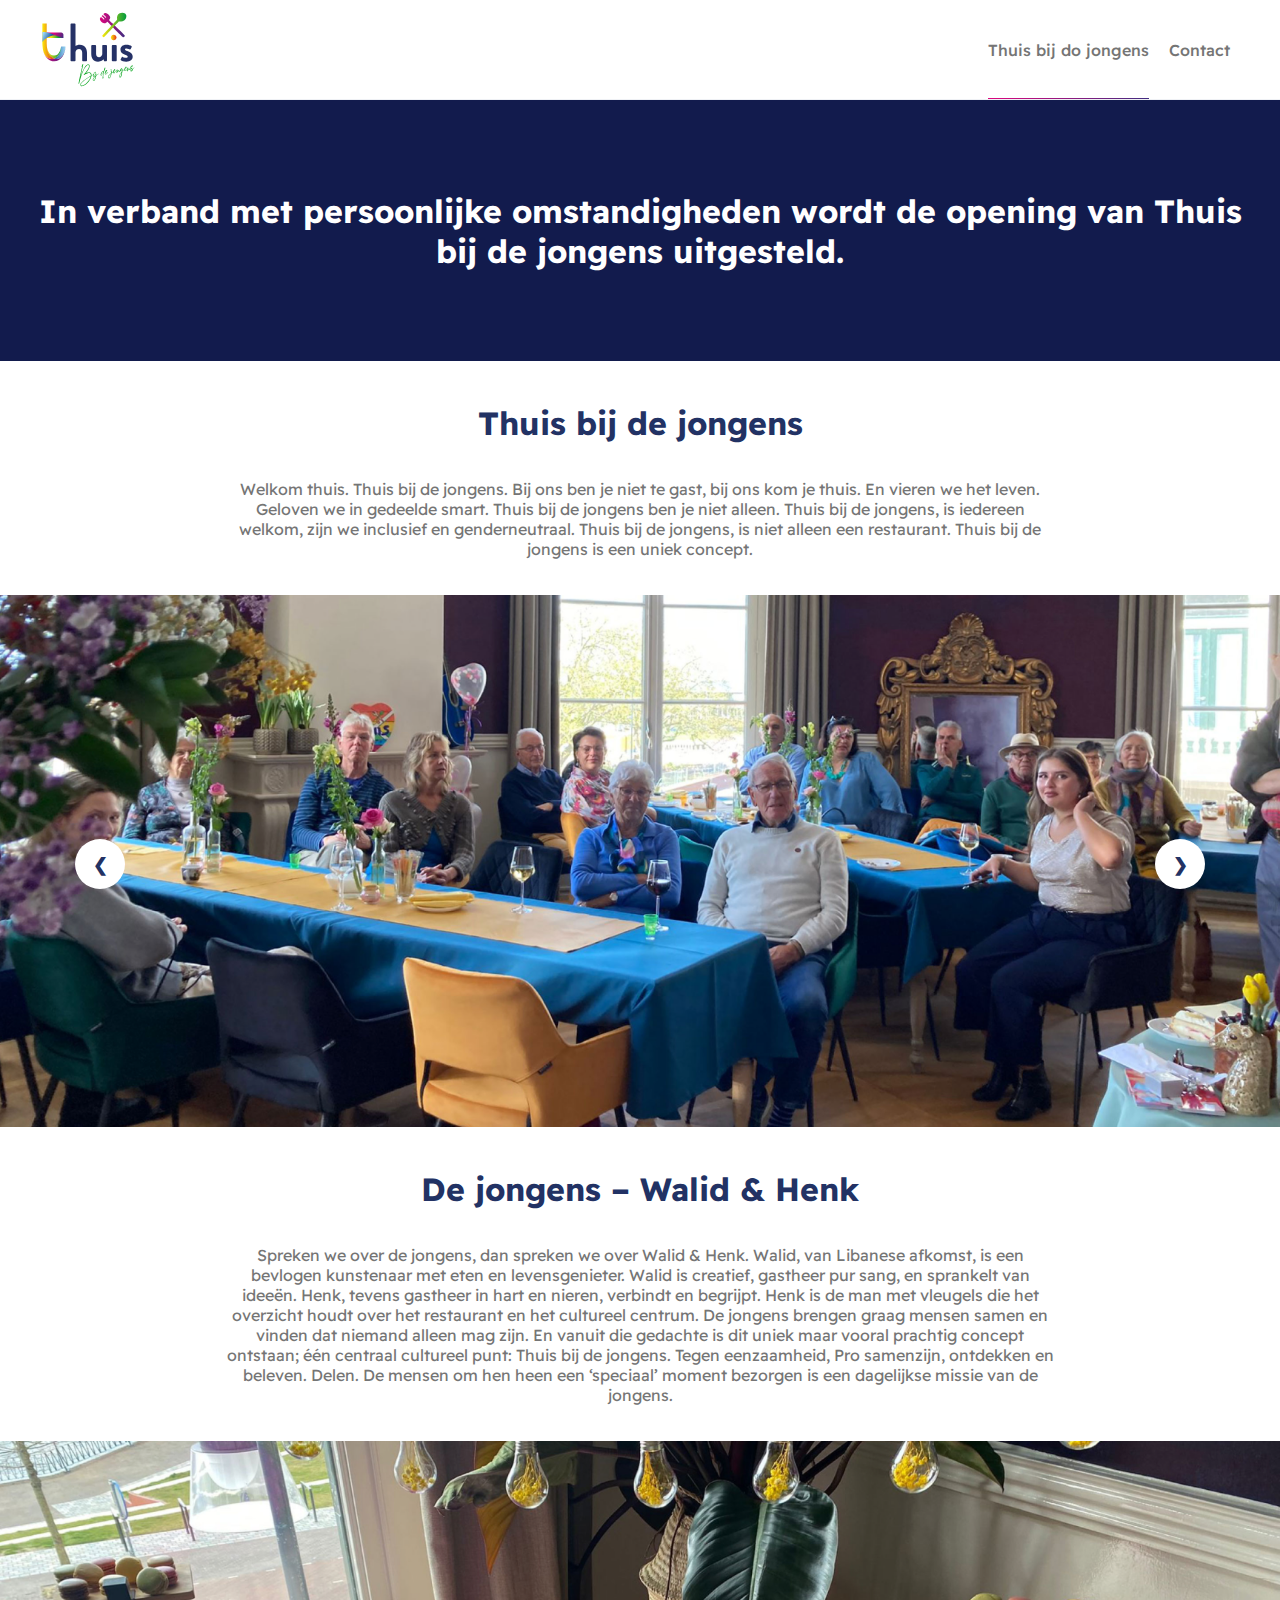
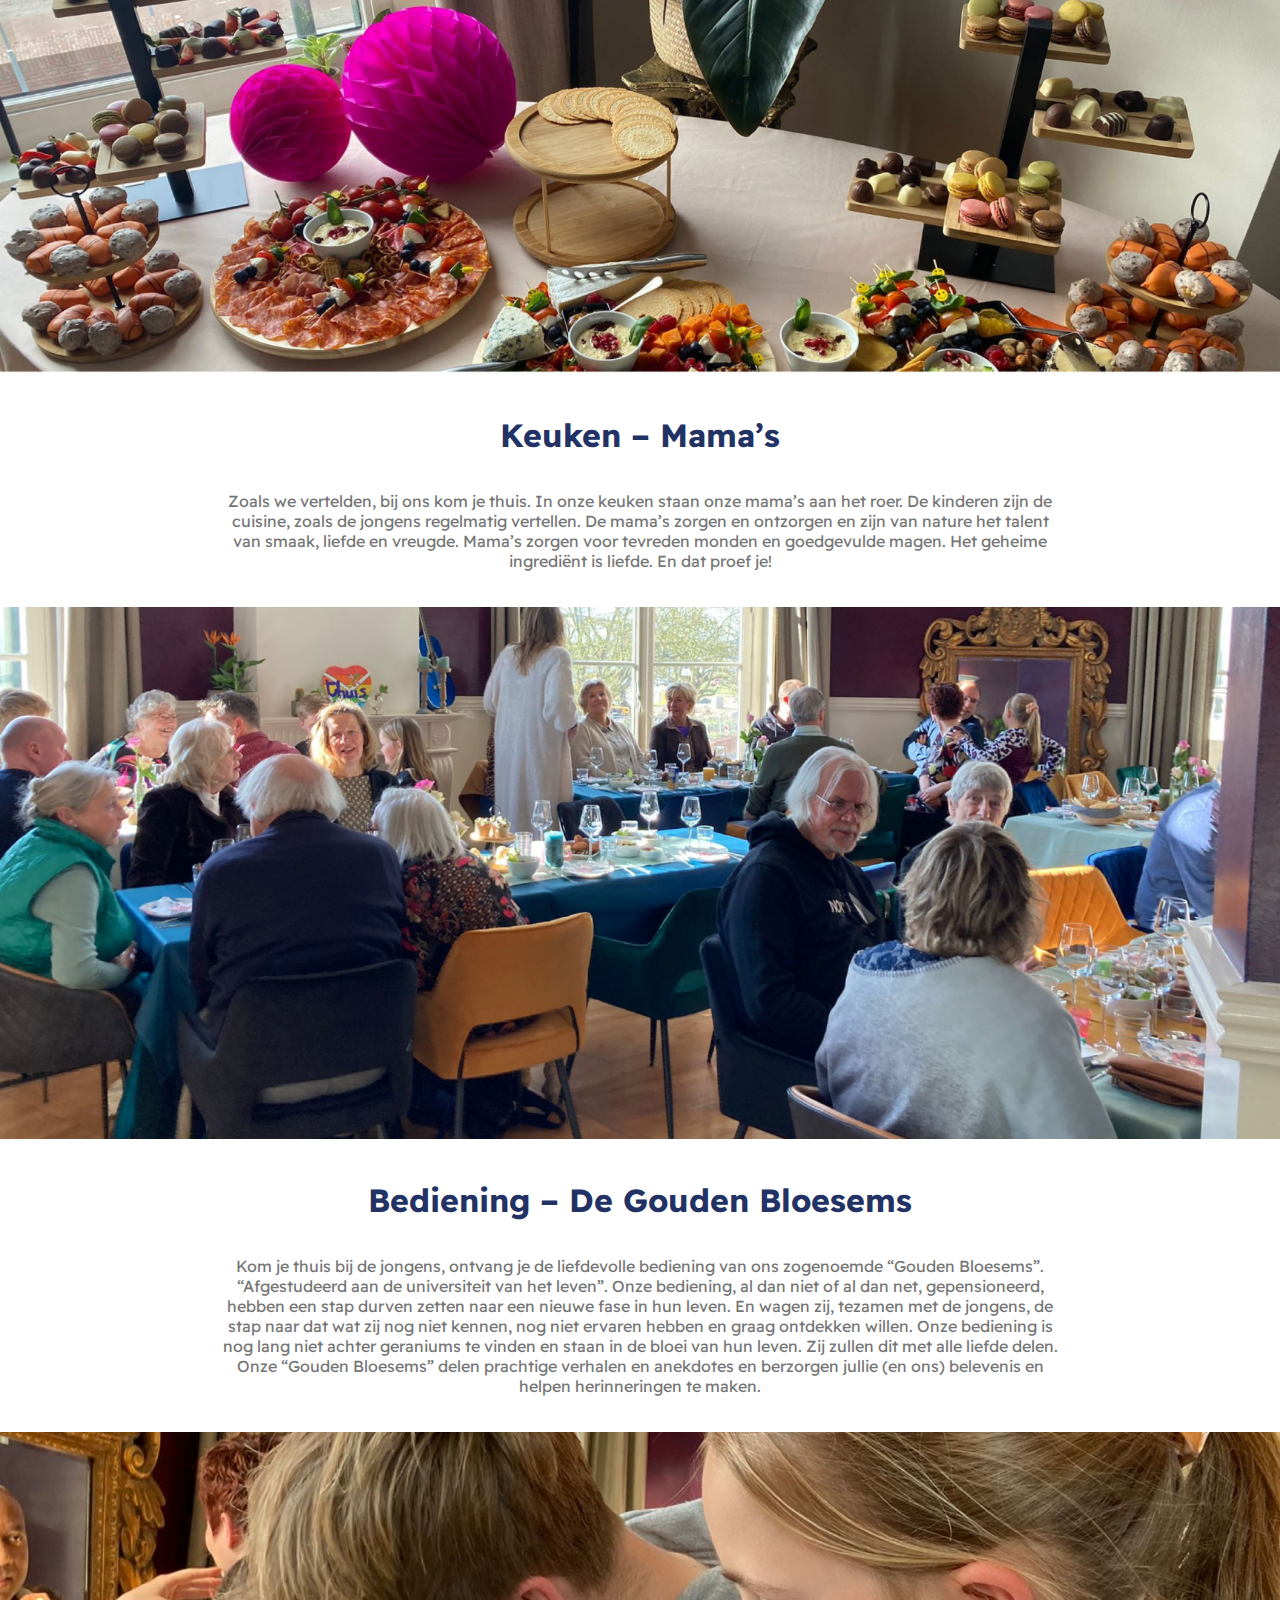
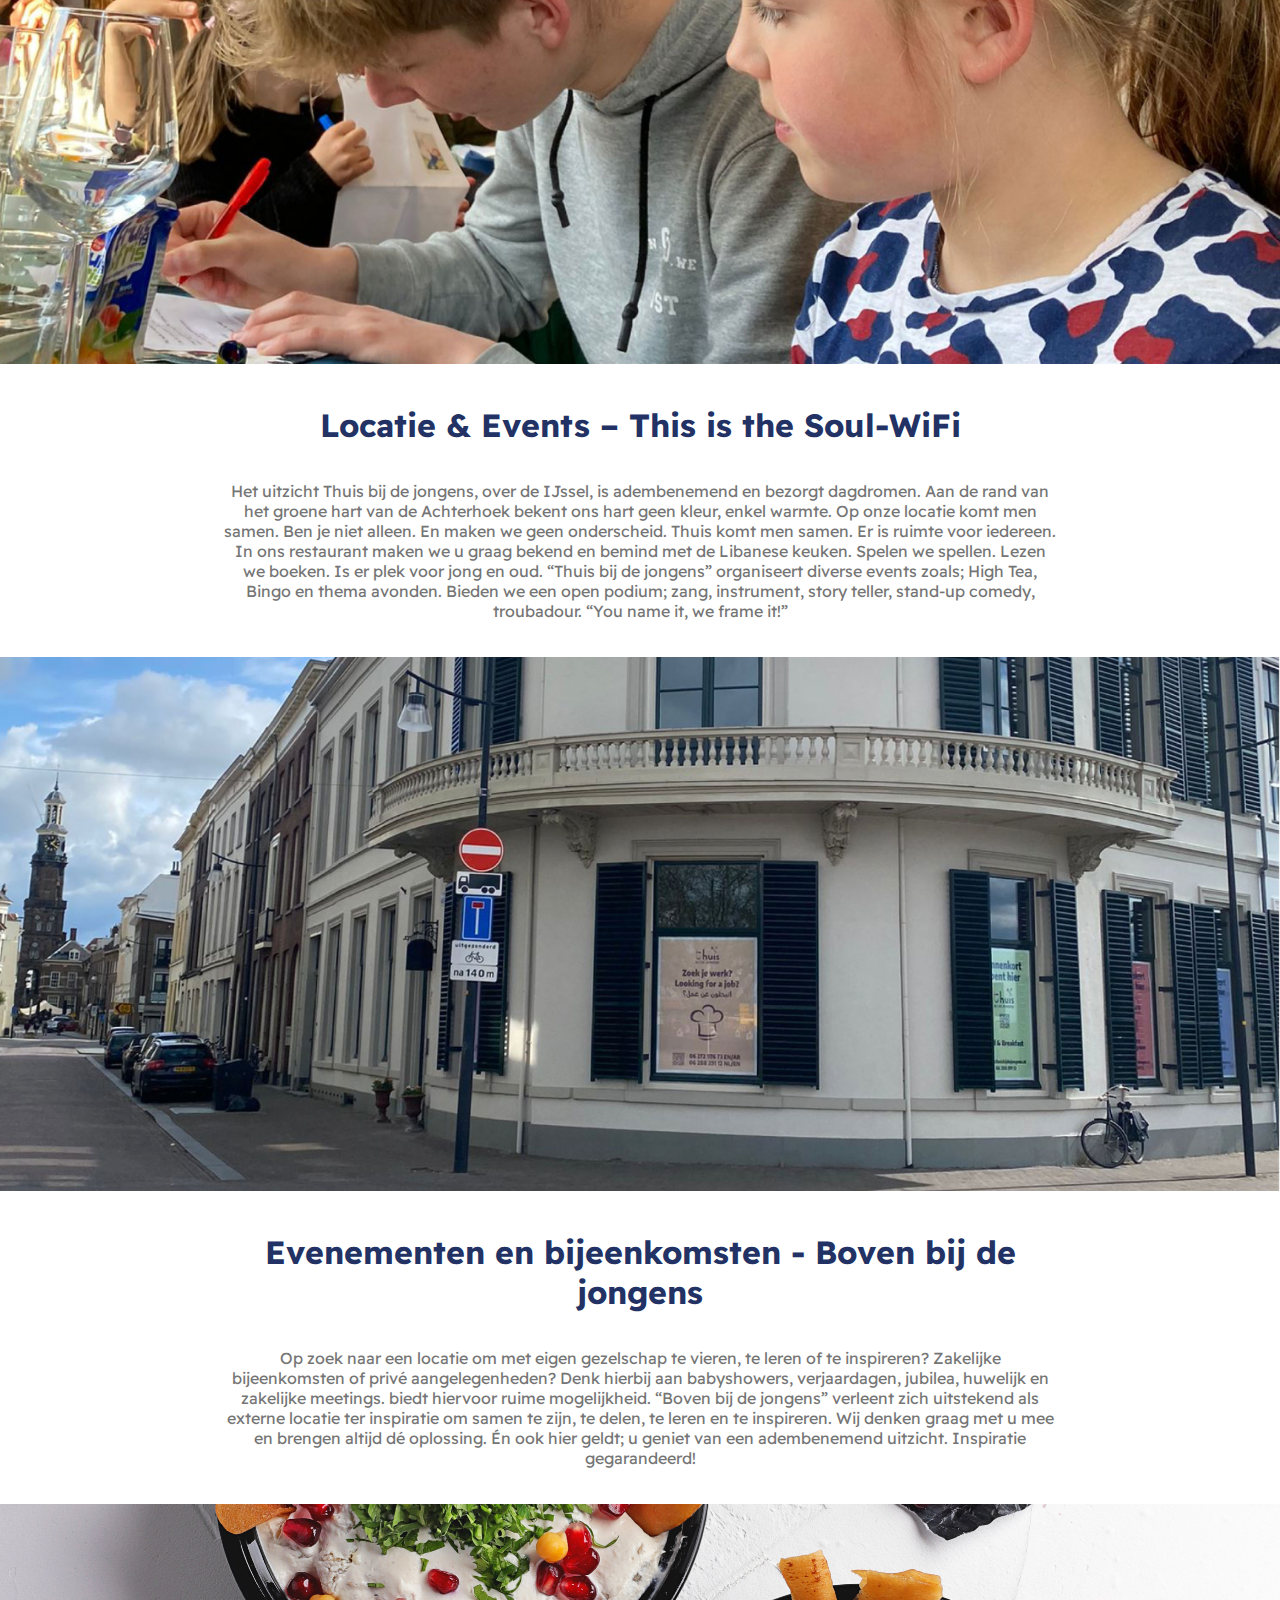
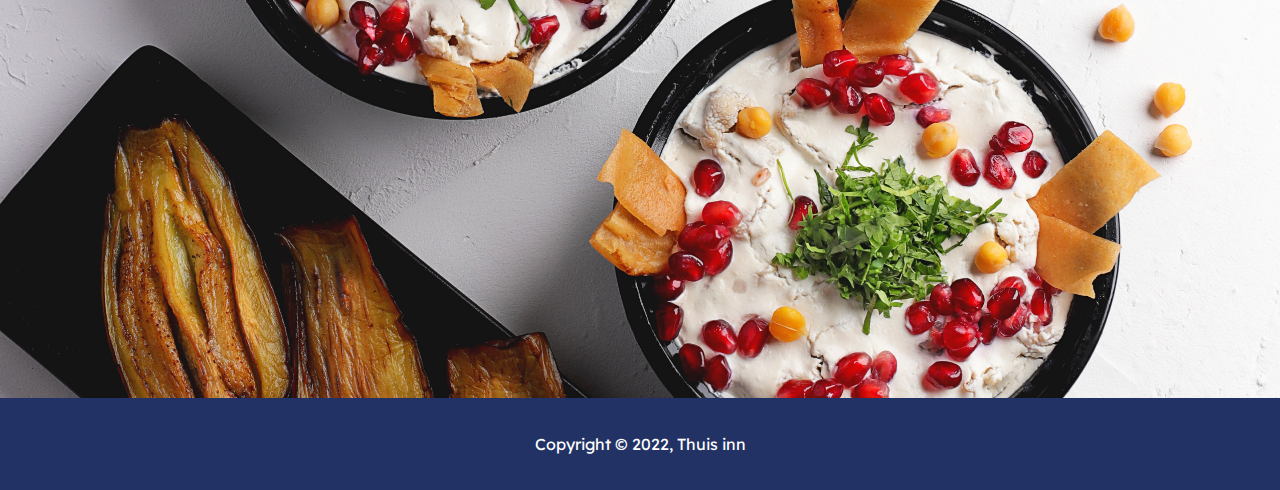
<file: index.html>
<!DOCTYPE html>
<html lang="en">
<head>
    <meta charset="UTF-8">
    <meta http-equiv="X-UA-Compatible" content="IE=edge">
    <meta name="viewport" content="width=device-width, initial-scale=1.0">
    <title>Home</title>
    <link rel="stylesheet" href="/css/style.css">
    <link href="/images/Favicon.png" rel="shortcut icon" type="image/x-icon">
</head>
<body>
    <div class="wrapper">
    <nav>
       <a href="/index.html"><img src="/images/thuis-logo.svg" alt="" srcset=""></a>
       <ul>
           <li><a href="/index.html">Thuis bij do jongens <span class="border-line active"></span></a></li>
           
           <li><a href="/Contact.html">Contact <span class="border-line"></span></a></li>
         
       </ul>
       <ul id="links-holder" class="phone-nav">
           <img class='menu-logo' src="/images/thuis-logo-white.svg" alt="" srcset="">
        <li><a href="/index.html">Thuis bij do jongens <span class="border-line active"></span></a></li>
      
        <li><a href="/Contact.html">Contact <span class="border-line"></span></a></li>
      
        <div class="social-phone">
            <a target=”_blank” href="https://m.facebook.com/thuisbijdejongens"><img src="/images/fb-white.svg" alt="" srcset=""></a>
            <a target=”_blank” href="https://www.instagram.com/thuisbijdejongens"><img src="/images/insta-white.svg" alt="" srcset=""></a>
            <a target=”_blank” href="https://wa.me/+31628839112 "><img src="/images/wp-white.svg" alt="" srcset=""></a>
        </div>
    </ul>
    <div onclick="openMenu()"  class="menu-button">
        <div id="first-line" class="menu-lines"></div>
        <div id="second-line" class="menu-lines"></div>
        <div id="third-line" class="menu-lines"></div>
    </div>
    </nav>
    <div class="banner">
        <div class="home-text-wrapper" id="nb">
            <h1>In verband met persoonlijke omstandigheden wordt de opening van Thuis bij de jongens uitgesteld.</h1>
            
        </div>
        <div class="form-holder">
            <h1>Aanwezig zijn op dé première van Thuis bij de jongens?Meld je <br> aan voor onze exclusieve openingsavond! <br>
                We kijken naar je uit!</h1>
                <form class="form" action="https://Thuisbijdejongens.us14.list-manage.com/subscribe/post?u=7b605f5b7fd0e99d865c1e78d&amp;id=13dede7cdd" method="post" id="mc-embedded-subscribe-form" name="mc-embedded-subscribe-form" class="validate" target="_blank" novalidate>
    

	
   

	
                    
                
                    <input type="email" value="" placeholder="E-mailadres" name="EMAIL" class="required email" id="mce-EMAIL">
                    
                    
                
                
                    
                    
                
                    <!-- real people should not fill this in and expect good things - do not remove this or risk form bot signups-->
                    <div style="position: absolute; left: -5000px;" aria-hidden="true"><input type="text" name="b_7b605f5b7fd0e99d865c1e78d_13dede7cdd" tabindex="-1" value=""></div>
                    
                                <input type="submit" value="Aanmelden" name="subscribe" id="mc-embedded-subscribe" class="button">
                               
                           
                   
                </form>
                <div id="mce-responses" class="clear foot">
                    <div class="response" id="mce-error-response" style="display:none;color: #223264;margin-top: 10px;"></div>
                    <div class="response" id="mce-success-response" style="display:none;color: #223264;margin-top: 10px;"></div>
                </div> 
                <script type='text/javascript' src='//s3.amazonaws.com/downloads.mailchimp.com/js/mc-validate.js'></script><script type='text/javascript'>(function($) {window.fnames = new Array(); window.ftypes = new Array();fnames[0]='EMAIL';ftypes[0]='email';}(jQuery));var $mcj = jQuery.noConflict(true);</script>
                <h1>Na aanmelding sturen we u meer details toe over onze <br> openingsavond.</h1>
        </div>
    </div>
    <div class="home-text-wrapper">
        <h1>Thuis bij de jongens</h1>
        <p>Welkom thuis. Thuis bij de jongens. Bij ons ben je niet te gast, bij ons kom je thuis. En vieren we het leven. Geloven we in gedeelde smart. Thuis bij de jongens ben je niet alleen. Thuis bij de jongens, is iedereen welkom, zijn we inclusief en genderneutraal. Thuis bij de jongens, is niet alleen een restaurant. Thuis bij de jongens is een uniek concept.
        </p>
    </div>
    <div class="slideshow-container">

        <div class="mySlides fade">
        
          <img src="/images/images/slider_01.png" style="width:100%">
       
        </div>
        
        <div class="mySlides fade">
         
          <img src="/images/images/slider_02.png" style="width:100%">
      
        </div>
        
        <div class="mySlides fade">
          
          <img src="/images/images/slider_03.png" style="width:100%">
         
        </div>
        
        
        <a class="prev" onclick="plusSlides(-1)">❮</a>
        <a class="next" onclick="plusSlides(1)">❯</a>
        
        </div>
    <div class="home-text-wrapper">
        <h1>De jongens – Walid & Henk</h1>
        <p>Spreken we over de jongens, dan spreken we over Walid & Henk. 
            Walid, van Libanese afkomst, is een bevlogen kunstenaar met eten en levensgenieter. Walid is creatief, gastheer pur sang, en sprankelt van ideeën. 
            Henk, tevens gastheer in hart en nieren, verbindt en begrijpt. Henk is de man met vleugels die het overzicht houdt over het restaurant en het cultureel centrum.
            De jongens brengen graag mensen samen en vinden dat niemand alleen mag zijn. En vanuit die gedachte is dit uniek maar vooral prachtig concept ontstaan; één centraal cultureel punt: Thuis bij de jongens. Tegen eenzaamheid, Pro samenzijn, ontdekken en beleven. Delen. De mensen om hen heen een ‘speciaal’ moment bezorgen is een dagelijkse missie van de jongens. 
            </p>
    </div>
    <img id="home-img" src="/images/images/De-jongens-–-Walid-&-Henk-1.png" alt="" srcset="">
    <div class="home-text-wrapper">
        <h1>Keuken – Mama’s</h1>
        <p>Zoals we vertelden, bij ons kom je thuis. In onze keuken staan onze mama’s aan het roer. De kinderen zijn de cuisine, zoals de jongens regelmatig vertellen. De mama’s zorgen en ontzorgen en zijn van nature het talent van smaak, liefde en vreugde. Mama’s zorgen voor tevreden monden en goedgevulde magen. Het geheime ingrediënt is liefde. En dat proef je!</p>
    </div>
    <img id="home-img" src="/images/images/Keuken-–-Mama’s-1.png" alt="" srcset="">
    <div class="home-text-wrapper">
        <h1>Bediening – De Gouden Bloesems</h1>
        <p>Kom je thuis bij de jongens, ontvang je de liefdevolle bediening van ons zogenoemde “Gouden Bloesems”. “Afgestudeerd aan de universiteit van het leven”. 
            Onze bediening, al dan niet of al dan net, gepensioneerd, hebben een stap durven zetten naar een nieuwe fase in hun leven. En wagen zij, tezamen met de jongens, de stap naar dat wat zij nog niet kennen, nog niet ervaren hebben en graag ontdekken willen. Onze bediening is nog lang niet achter geraniums te vinden en staan in de bloei van hun leven. Zij zullen dit met alle liefde delen. Onze “Gouden Bloesems” delen prachtige verhalen en anekdotes en berzorgen jullie (en ons) belevenis en helpen herinneringen te maken. 
            </p>
    </div>
    <img id="home-img" src="/images/images/Bediening-–-De-Gouden-Bloesems-1.png" alt="" srcset="">
    <div class="home-text-wrapper">
        <h1>Locatie & Events – This is the Soul-WiFi</h1>
        <p>Het uitzicht Thuis bij de jongens, over de IJssel, is adembenemend en bezorgt dagdromen. Aan de rand van het groene hart van de Achterhoek bekent ons hart geen kleur, enkel warmte. Op onze locatie komt men samen. Ben je niet alleen. En maken we geen onderscheid. Thuis komt men samen. Er is ruimte voor iedereen. In ons restaurant maken we u graag bekend en bemind met de Libanese keuken. Spelen we spellen. Lezen we boeken. Is er plek voor jong en oud. 

            “Thuis bij de jongens” organiseert diverse events zoals; High Tea, Bingo en thema avonden. 
            Bieden we een open podium; zang, instrument, story teller, stand-up comedy, troubadour. 
            “You name it, we frame it!”
            </p>
    </div>
    <img id="home-img" src="/images/images/Locatie-&-Events-–-This-is-the-Soul-WiFi1.png" alt="" srcset="">
    <div class="home-text-wrapper">
        <h1>Evenementen en bijeenkomsten - Boven bij de jongens</h1>
        <p>Op zoek naar een locatie om met eigen gezelschap te vieren, te leren of te inspireren? 
            Zakelijke bijeenkomsten of privé aangelegenheden? Denk hierbij aan babyshowers, verjaardagen, jubilea, huwelijk en zakelijke meetings. biedt hiervoor ruime mogelijkheid. 
            “Boven bij de jongens” verleent zich uitstekend als externe locatie ter inspiratie om samen te zijn, te delen, te leren en te inspireren. Wij denken graag met u mee en brengen altijd dé oplossing. 
            Én ook hier geldt; u geniet van een adembenemend uitzicht. Inspiratie gegarandeerd!
            </p>
    </div>
    <img id="home-img" src="/images/Thuis-website-home-pic.jpg" alt="" srcset="">
    
    <div class="footer"><p>Copyright © 2022, Thuis inn</p></div>
</div>
<script>
    let slideIndex = 1;
    showSlides(slideIndex);
    
    function plusSlides(n) {
      showSlides(slideIndex += n);
    }
    
    function currentSlide(n) {
      showSlides(slideIndex = n);
    }
    
    function showSlides(n) {
      let i;
      let slides = document.getElementsByClassName("mySlides");
      let dots = document.getElementsByClassName("dot");
      if (n > slides.length) {slideIndex = 1}    
      if (n < 1) {slideIndex = slides.length}
      for (i = 0; i < slides.length; i++) {
        slides[i].style.display = "none";  
      }
      for (i = 0; i < dots.length; i++) {
        dots[i].className = dots[i].className.replace(" active", "");
      }
      slides[slideIndex-1].style.display = "block";  
      dots[slideIndex-1].className += " active";
    }
    </script>
    
<script src="/script.js"></script>
</body>
</html>
</file>
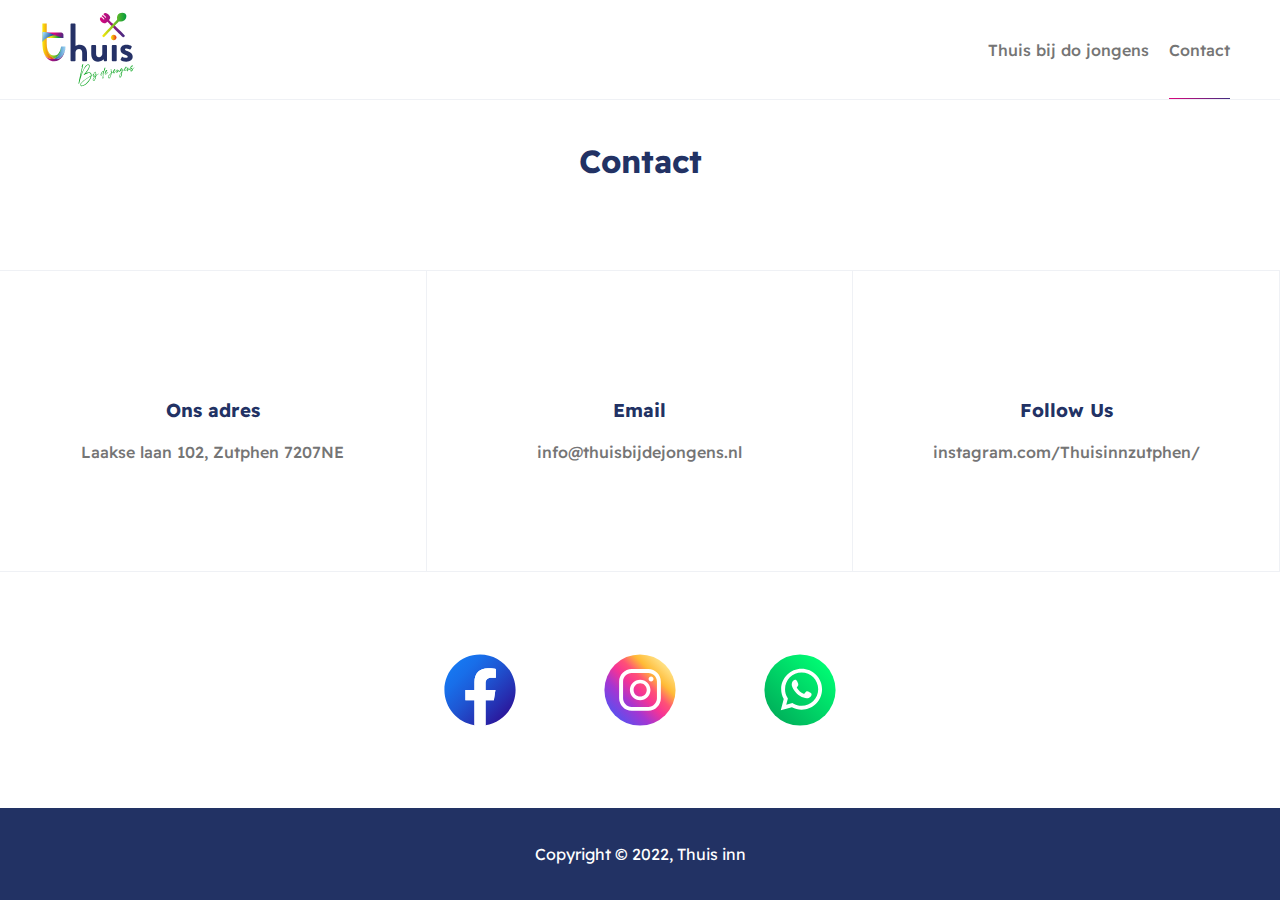
<file: Contact.html>
<!DOCTYPE html>
<html lang="en">
<head>
    <meta charset="UTF-8">
    <meta http-equiv="X-UA-Compatible" content="IE=edge">
    <meta name="viewport" content="width=device-width, initial-scale=1.0">
    <title>Contact</title>
    <link rel="stylesheet" href="/css/style.css">
    <link href="/images/Favicon.png" rel="shortcut icon" type="image/x-icon">
</head>
<body>
    <div class="wrapper contact">
    <nav>
       <a href="/index.html"><img src="/images/thuis-logo.svg" alt="" srcset=""></a>
       <ul>
           <li><a href="/index.html">Thuis bij do jongens<span class="border-line"></span></a></li>
         
           <li><a href="/Contact.html">Contact <span class="border-line   active"></span></a></li>
         
       </ul>
       <ul id="links-holder" class="phone-nav">
           <img class='menu-logo' src="/images/thuis-logo-white.svg" alt="" srcset="">
        <li><a href="/index.html">Thuis bij do jongens<span class="border-line "></span></a></li>
       
        <li><a href="/Contact.html">Contact <span class="border-line active"></span></a></li>
      
        <div class="social-phone">
            <a target=”_blank” href="https://m.facebook.com/thuisbijdejongens"><img src="/images/fb-white.svg" alt="" srcset=""></a>
            <a target=”_blank” href="https://www.instagram.com/thuisbijdejongens"><img src="/images/insta-white.svg" alt="" srcset=""></a>
            <a target=”_blank” href="https://wa.me/+31628839112 "><img src="/images/wp-white.svg" alt="" srcset=""></a>
        </div>
    </ul>
    <div onclick="openMenu()"  class="menu-button">
        <div id="first-line" class="menu-lines"></div>
        <div id="second-line" class="menu-lines"></div>
        <div id="third-line" class="menu-lines"></div>
    </div>
    </nav>
    <div class="home-text-wrapper">
        <h1>Contact</h1>
        
    </div>
    
    <div class="contact-holder">
        <div class="contact-box" style="display: none;">
            <h3>Telefoonnummer</h3>
            <a href="+31 6 28839112">+31 6 28839112</a>
        </div>
        <div class="contact-box">
            <h3>Ons adres</h3>
            <a target=”_blank” href="">Laakse laan 102,
                Zutphen
                7207NE</a>
        </div>
        <div class="contact-box">
            <h3>Email</h3>
            <a href="mailto:info@thuisbijdejongens.nl">info@thuisbijdejongens.nl</a>
        </div>
        <div class="contact-box">
            <h3>Follow Us</h3>
            <a target=”_blank” href="https://www.instagram.com/Thuisinnzutphen/">instagram.com/Thuisinnzutphen/</a>
        </div>
    </div>
    
    <div class="social-media">
        <a target=”_blank” href="https://m.facebook.com/thuisbijdejongens"><img src="/images/fb.svg" alt="" srcset=""></a>
        <a target=”_blank” href="https://www.instagram.com/thuisbijdejongens"><img src="/images/insta.svg" alt="" srcset=""></a>
        <a target=”_blank” href="https://wa.me/+31628839112 "><img src="/images/wp.svg" alt="" srcset=""></a>
    </div>
    <div class="footer"><p>Copyright © 2022, Thuis inn</p></div>
</div>
<script src="/script.js"></script>
</body>
</html>
</file>
<file: css/style.css>
* {
  -webkit-box-sizing: border-box;
  box-sizing: border-box;
}

body {
  margin: 0;
  max-width: 100vw;
}

.wrapper.contact {
  min-height: 100vh;
  -webkit-box-pack: justify;
      -ms-flex-pack: justify;
          justify-content: space-between;
}

h1 {
  font-family: 'Readex-bold';
  color: #223264;
  margin-bottom: 20px;
}

@media screen and (max-width: 716px) {
  h1 {
    font-size: 18px;
  }
}

h3 {
  font-family: 'Readex-bold';
  color: #223264;
  margin-bottom: 20px;
}

p {
  font-family: 'Readex-regular';
  color: #757575;
}

a {
  font-family: 'Readex-medium';
  text-decoration: none;
  color: #757575;
}

nav {
  width: 100%;
  height: 100px;
  z-index: 4;
  left: 0;
  position: fixed;
  background-color: white;
  top: 0;
  display: -webkit-box;
  display: -ms-flexbox;
  display: flex;
  -webkit-box-orient: horizontal;
  -webkit-box-direction: normal;
      -ms-flex-direction: row;
          flex-direction: row;
  -webkit-box-align: center;
      -ms-flex-align: center;
          align-items: center;
  -webkit-box-pack: justify;
      -ms-flex-pack: justify;
          justify-content: space-between;
  padding: 0px 40px;
  border-bottom: 1px solid #eff1f5;
}

@media screen and (max-width: 716px) {
  nav {
    padding: 0 10px;
  }
}

nav a {
  width: 8%;
}

@media screen and (max-width: 716px) {
  nav a {
    width: 15%;
  }
}

@media screen and (max-width: 500px) {
  nav a {
    width: 20%;
  }
}

@media screen and (min-width: 1800px) {
  nav a {
    width: 6%;
  }
}

nav a img {
  width: 100%;
}

nav ul {
  display: -webkit-box;
  display: -ms-flexbox;
  display: flex;
  -webkit-box-orient: horizontal;
  -webkit-box-direction: normal;
      -ms-flex-direction: row;
          flex-direction: row;
  -webkit-box-align: center;
      -ms-flex-align: center;
          align-items: center;
  list-style: none;
  height: 100%;
}

@media screen and (max-width: 716px) {
  nav ul {
    display: none;
  }
}

nav ul li {
  margin: 0 10px;
  height: 100%;
  display: -webkit-box;
  display: -ms-flexbox;
  display: flex;
  -webkit-box-align: center;
      -ms-flex-align: center;
          align-items: center;
}

@media screen and (max-width: 716px) {
  nav ul li {
    height: auto;
  }
}

nav ul li a {
  width: 100%;
  position: relative;
  height: 100%;
  display: -webkit-box;
  display: -ms-flexbox;
  display: flex;
  -webkit-box-align: center;
      -ms-flex-align: center;
          align-items: center;
}

@media screen and (max-width: 716px) {
  nav ul li a {
    font-size: 30px;
  }
}

nav ul li a .border-line {
  position: absolute;
  bottom: 0;
  height: 1px;
  left: 0;
  right: 0;
}

@media screen and (max-width: 716px) {
  nav ul li a .border-line {
    display: none;
  }
}

nav ul li a .active {
  background-image: -webkit-gradient(linear, left top, right top, from(#dc067e), to(#412c80));
  background-image: linear-gradient(90deg, #dc067e, #412c80);
}

nav .phone-nav {
  display: none;
  -webkit-transition: all 500ms ease-in-out;
  transition: all 500ms ease-in-out;
}

@media screen and (max-width: 716px) {
  nav .phone-nav {
    display: -webkit-box;
    display: -ms-flexbox;
    display: flex;
    -webkit-transform: translateY(-200%);
            transform: translateY(-200%);
    -webkit-box-orient: vertical;
    -webkit-box-direction: normal;
        -ms-flex-direction: column;
            flex-direction: column;
    -webkit-box-align: center;
        -ms-flex-align: center;
            align-items: center;
    -webkit-box-pack: center;
        -ms-flex-pack: center;
            justify-content: center;
    position: absolute;
    top: 0px;
    left: 0px;
    right: 0px;
    padding-left: 0;
    height: 100vh;
    margin: 0;
    background-image: -webkit-gradient(linear, left top, left bottom, from(#dc067e), to(#412c80));
    background-image: linear-gradient(-180deg, #dc067e, #412c80);
  }
  nav .phone-nav .menu-logo {
    width: 25%;
    position: absolute;
    left: 10px;
    top: 10px;
  }
  nav .phone-nav .social-phone {
    position: absolute;
    bottom: 5%;
    width: 100%;
    display: -webkit-box;
    display: -ms-flexbox;
    display: flex;
    -webkit-box-orient: horizontal;
    -webkit-box-direction: normal;
        -ms-flex-direction: row;
            flex-direction: row;
    -webkit-box-align: center;
        -ms-flex-align: center;
            align-items: center;
    -webkit-box-pack: center;
        -ms-flex-pack: center;
            justify-content: center;
  }
  nav .phone-nav .social-phone a {
    margin: 0px 30px;
  }
  nav .phone-nav .social-phone a img {
    width: 50px;
  }
}

nav .phone-nav li {
  margin: 20px 0;
}

nav .phone-nav li a {
  color: white;
}

nav .menu-button {
  width: 40px;
  height: 40px;
  background-color: white;
  border-radius: 100%;
  margin-right: 1%;
  cursor: pointer;
  display: none;
  -webkit-box-orient: vertical;
  -webkit-box-direction: normal;
      -ms-flex-direction: column;
          flex-direction: column;
  -webkit-box-align: center;
      -ms-flex-align: center;
          align-items: center;
  -webkit-box-pack: center;
      -ms-flex-pack: center;
          justify-content: center;
}

@media screen and (max-width: 716px) {
  nav .menu-button {
    display: -webkit-box;
    display: -ms-flexbox;
    display: flex;
  }
}

nav .menu-button .menu-lines {
  width: 26px;
  height: 1px;
  background-image: -webkit-gradient(linear, left top, right top, from(#dc067e), to(#412c80));
  background-image: linear-gradient(90deg, #dc067e, #412c80);
  margin: 3px 0;
  -webkit-transition: all 300ms ease-in-out;
  transition: all 300ms ease-in-out;
}

.wrapper {
  width: 100vw;
  overflow: hidden;
  padding-top: 100px;
  display: -webkit-box;
  display: -ms-flexbox;
  display: flex;
  -webkit-box-orient: vertical;
  -webkit-box-direction: normal;
      -ms-flex-direction: column;
          flex-direction: column;
  -webkit-box-align: center;
      -ms-flex-align: center;
          align-items: center;
}

.wrapper .home-text-wrapper {
  display: -webkit-box;
  display: -ms-flexbox;
  display: flex;
  -webkit-box-orient: vertical;
  -webkit-box-direction: normal;
      -ms-flex-direction: column;
          flex-direction: column;
  -webkit-box-align: center;
      -ms-flex-align: center;
          align-items: center;
  width: 70%;
  text-align: center;
  padding: 20px 30px;
}

@media screen and (max-width: 716px) {
  .wrapper .home-text-wrapper {
    width: 100%;
  }
}

.wrapper #home-img {
  width: 100%;
}

.wrapper .social-media {
  display: -webkit-box;
  display: -ms-flexbox;
  display: flex;
  -webkit-box-orient: horizontal;
  -webkit-box-direction: normal;
      -ms-flex-direction: row;
          flex-direction: row;
  -webkit-box-align: center;
      -ms-flex-align: center;
          align-items: center;
  -webkit-box-pack: center;
      -ms-flex-pack: center;
          justify-content: center;
  width: 100%;
  padding: 20px 20px;
}

.wrapper .social-media a {
  margin: 0 30px;
}

@media screen and (max-width: 716px) {
  .wrapper .social-media a {
    margin: 0 10px;
  }
}

.wrapper .social-media a img {
  width: 100px;
}

@media screen and (max-width: 716px) {
  .wrapper .social-media a img {
    width: 75px;
  }
}

.contact-holder {
  width: 100%;
  display: -webkit-box;
  display: -ms-flexbox;
  display: flex;
  -webkit-box-orient: horizontal;
  -webkit-box-direction: normal;
      -ms-flex-direction: row;
          flex-direction: row;
  -webkit-box-align: center;
      -ms-flex-align: center;
          align-items: center;
  border-top: 1px solid #eff1f5;
  border-bottom: 1px solid #eff1f5;
}

@media screen and (max-width: 716px) {
  .contact-holder {
    -webkit-box-orient: vertical;
    -webkit-box-direction: normal;
        -ms-flex-direction: column;
            flex-direction: column;
  }
}

.contact-holder .contact-box {
  width: calc(100% / 3);
  display: -webkit-box;
  display: -ms-flexbox;
  display: flex;
  -webkit-box-orient: vertical;
  -webkit-box-direction: normal;
      -ms-flex-direction: column;
          flex-direction: column;
  -webkit-box-align: center;
      -ms-flex-align: center;
          align-items: center;
  -webkit-box-pack: center;
      -ms-flex-pack: center;
          justify-content: center;
  height: 300px;
  border-right: 1px solid #eff1f5;
}

@media screen and (max-width: 716px) {
  .contact-holder .contact-box {
    width: 100%;
    height: 200px;
  }
}

.footer {
  width: 100%;
  padding: 20px 10px;
  display: -webkit-box;
  display: -ms-flexbox;
  display: flex;
  -webkit-box-align: center;
      -ms-flex-align: center;
          align-items: center;
  background-color: #223264;
  color: white;
  -webkit-box-pack: center;
      -ms-flex-pack: center;
          justify-content: center;
  text-align: center;
}

.footer p {
  color: white;
}

h4.t {
  color: #9B600A;
}

h4.v {
  color: #008B2F;
}

.color {
  display: -webkit-box;
  display: -ms-flexbox;
  display: flex;
  -webkit-box-align: center;
      -ms-flex-align: center;
          align-items: center;
  -webkit-box-orient: horizontal;
  -webkit-box-direction: normal;
      -ms-flex-direction: row;
          flex-direction: row;
  margin-right: 10px;
}

.color div {
  width: 20px;
  height: 20px;
  background-color: #008B2F;
  border-radius: 100%;
  margin-right: 5px;
  font-family: 'Readex-medium';
}

.color p {
  color: black;
}

.color .vega {
  background-color: #9B600A;
  font-family: 'Readex-medium';
}

.banner {
  position: relative;
  width: 100%;
}

.form-holder {
  padding-top: 100px;
  padding-bottom: 50px;
  padding-left: 30px;
  padding-right: 30px;
  width: 100%;
  top: 0;
  left: 0;
  right: 0;
  bottom: 0;
  z-index: 1;
  display: none;
  -webkit-box-orient: vertical;
  -webkit-box-direction: normal;
      -ms-flex-direction: column;
          flex-direction: column;
  -webkit-box-align: center;
      -ms-flex-align: center;
          align-items: center;
  -webkit-box-pack: center;
      -ms-flex-pack: center;
          justify-content: center;
  text-align: center;
  background-image: url(/images/images/thuis-banner1.png);
  background-position: 50% 0%;
  background-size: cover;
  background-repeat: no-repeat;
}

.form-holder form {
  display: -webkit-box;
  display: -ms-flexbox;
  display: flex;
}

.form-holder form input[type=email] {
  background-color: white;
  text-align: center;
  width: 250px;
  padding: 10px 0px;
  border-radius: 80px;
  margin-right: 20px;
  border: 1px solid rgba(51, 71, 175, 0.32);
  -webkit-box-sizing: border-box;
          box-sizing: border-box;
}

@media screen and (max-width: 716px) {
  .form-holder form input[type=email] {
    width: 200px;
  }
}

.form-holder form input[type=submit] {
  background-color: #121B4D;
  color: white;
  border-radius: 80px;
  padding: 10px 20px;
  border: 1px solid transparent;
  cursor: pointer;
}

.menu-wrapper {
  width: 80%;
  min-height: 100vh;
}

@media screen and (max-width: 716px) {
  .menu-wrapper {
    width: 100%;
  }
}

.menu-wrapper .menu-columns {
  width: 100%;
  height: 100%;
  min-height: 600px;
  display: -webkit-box;
  display: -ms-flexbox;
  display: flex;
  margin-top: 50px;
  -webkit-box-orient: horizontal;
  -webkit-box-direction: normal;
      -ms-flex-direction: row;
          flex-direction: row;
}

@media screen and (max-width: 716px) {
  .menu-wrapper .menu-columns {
    -webkit-box-orient: vertical;
    -webkit-box-direction: normal;
        -ms-flex-direction: column;
            flex-direction: column;
    margin-top: 0px;
  }
}

.menu-wrapper .menu-columns .bg-img {
  background-repeat: no-repeat;
  background-size: cover;
  width: 50%;
  -webkit-box-flex: 1;
      -ms-flex: 1;
          flex: 1;
}

@media screen and (max-width: 716px) {
  .menu-wrapper .menu-columns .bg-img {
    width: 100%;
    -webkit-box-ordinal-group: 3;
        -ms-flex-order: 2;
            order: 2;
    height: 200px;
    min-height: 400px;
  }
}

.menu-wrapper .menu-columns .menu-items {
  width: 50%;
}

@media screen and (max-width: 716px) {
  .menu-wrapper .menu-columns .menu-items {
    width: 100%;
  }
}

.menu-wrapper .menu-columns .menu-items .row-one {
  display: -webkit-box;
  display: -ms-flexbox;
  display: flex;
  -webkit-box-align: start;
      -ms-flex-align: start;
          align-items: flex-start;
  padding: 20px;
  -webkit-box-pack: end;
      -ms-flex-pack: end;
          justify-content: flex-end;
}

.menu-wrapper .menu-columns .menu-items .row-one .item-box {
  width: 70%;
}

.menu-wrapper .menu-columns .menu-items .row-one .item-box h4 {
  font-family: 'Readex-medium';
  margin-bottom: 5px;
  margin-top: 0px;
}

.menu-wrapper .menu-columns .menu-items .row-one .item-box p {
  margin: 0;
  font-size: 14px;
}

.menu-wrapper .menu-columns .menu-items .row-one .pers {
  width: 30%;
}

.menu-wrapper .menu-columns .menu-items .row-one .pers h4 {
  color: #223264;
  text-align: center;
  font-family: 'Readex-bold';
}

.menu-wrapper .menu-columns .menu-items .row-one .pers div {
  width: 100%;
  display: -webkit-box;
  display: -ms-flexbox;
  display: flex;
  -webkit-box-pack: end;
      -ms-flex-pack: end;
          justify-content: flex-end;
}

.menu-wrapper .menu-columns .menu-items .row-one .pers div div {
  width: 50%;
  display: -webkit-box;
  display: -ms-flexbox;
  display: flex;
  -webkit-box-align: center;
      -ms-flex-align: center;
          align-items: center;
  -webkit-box-pack: center;
      -ms-flex-pack: center;
          justify-content: center;
  font-family: 'Readex-medium';
  color: #223264;
}

.menu-wrapper .menu-columns .menu-items .extra {
  -webkit-box-pack: start;
      -ms-flex-pack: start;
          justify-content: flex-start;
}

.menu-wrapper .menu-columns .menu-items .row-one.extraa {
  -webkit-box-pack: start;
      -ms-flex-pack: start;
          justify-content: flex-start;
  -webkit-box-orient: vertical;
  -webkit-box-direction: normal;
      -ms-flex-direction: column;
          flex-direction: column;
}

/* Style the tab */
.tab {
  overflow: hidden;
  display: -webkit-box;
  display: -ms-flexbox;
  display: flex;
  -webkit-box-align: center;
      -ms-flex-align: center;
          align-items: center;
  -webkit-box-pack: center;
      -ms-flex-pack: center;
          justify-content: center;
  -webkit-box-orient: horizontal;
  -webkit-box-direction: normal;
      -ms-flex-direction: row;
          flex-direction: row;
  -ms-flex-wrap: wrap;
      flex-wrap: wrap;
}

/* Style the buttons inside the tab */
.tab button {
  font-family: 'Readex-bold';
  float: left;
  border: 1px solid #223264;
  border-radius: 30px;
  color: #223264;
  background-color: transparent;
  outline: none;
  cursor: pointer;
  padding: 14px 16px;
  -webkit-transition: 0.3s;
  transition: 0.3s;
  font-size: 17px;
  margin: 20px 10px;
}

/* Change background color of buttons on hover */
/* Create an active/current tablink class */
.tab button.active {
  color: white;
  background-color: #223264;
}

/* Style the tab content */
.tabcontent {
  display: none;
  padding: 6px 12px;
}

.contact-form {
  width: 100vw;
  display: -webkit-box;
  display: -ms-flexbox;
  display: flex;
  -webkit-box-align: center;
      -ms-flex-align: center;
          align-items: center;
  -webkit-box-orient: vertical;
  -webkit-box-direction: normal;
      -ms-flex-direction: column;
          flex-direction: column;
  -webkit-box-pack: center;
      -ms-flex-pack: center;
          justify-content: center;
  background-color: #223264;
  padding: 100px 0px;
}

.contact-form h1 {
  color: white;
}

.contact-form form {
  background-color: transparent;
  width: 100%;
}

.contact-form form ::-webkit-input-placeholder {
  color: white;
}

.contact-form form :-ms-input-placeholder {
  color: white;
}

.contact-form form ::-ms-input-placeholder {
  color: white;
}

.contact-form form ::placeholder {
  color: white;
}

.contact-form form input {
  height: 48px;
  font-family: 'Readex-medium';
  width: 100%;
  margin-bottom: 0px;
  padding-right: 18px;
  padding-left: 18px;
  border: 1px solid white;
  background-color: transparent;
  -webkit-transition: border-color 500ms ease;
  transition: border-color 500ms ease;
  color: #fff;
}

@media screen and (max-width: 461px) {
  .contact-form form input {
    margin-bottom: 20px;
  }
}

.contact-form form .two-input {
  width: 100%;
  display: -webkit-box;
  display: -ms-flexbox;
  display: flex;
  -webkit-box-orient: horizontal;
  -webkit-box-direction: normal;
      -ms-flex-direction: row;
          flex-direction: row;
  -webkit-box-align: center;
      -ms-flex-align: center;
          align-items: center;
  margin-bottom: 20px;
}

@media screen and (max-width: 461px) {
  .contact-form form .two-input {
    -webkit-box-orient: vertical;
    -webkit-box-direction: normal;
        -ms-flex-direction: column;
            flex-direction: column;
    margin-bottom: 0;
  }
}

.contact-form form .mc-field-group {
  width: 50%;
  margin-left: 10px;
  margin-right: 10px;
}

@media screen and (max-width: 461px) {
  .contact-form form .mc-field-group {
    width: 100%;
  }
}

.contact-form form input[type="submit"] {
  width: auto;
  cursor: pointer;
}

.contact-form form .clear {
  text-align: center;
  display: -webkit-box;
  display: -ms-flexbox;
  display: flex;
  -webkit-box-align: center;
      -ms-flex-align: center;
          align-items: center;
  -webkit-box-pack: center;
      -ms-flex-pack: center;
          justify-content: center;
}

.response {
  color: white;
  margin-bottom: 10px;
}

#nb {
  width: 100%;
  background-color: #121B4D;
  color: white;
  padding: 70px 20px;
}

#nb h1 {
  color: white;
}

.mySlides {
  display: none;
}

img {
  vertical-align: middle;
}

/* Slideshow container */
.slideshow-container {
  max-width: 100%;
  width: 100%;
  position: relative;
  margin: auto;
}

/* Next & previous buttons */
.prev, .next {
  cursor: pointer;
  position: absolute;
  top: 50%;
  width: 50px;
  height: 50px;
  text-align: center;
  display: -webkit-box;
  display: -ms-flexbox;
  display: flex;
  -webkit-box-align: center;
      -ms-flex-align: center;
          align-items: center;
  -webkit-box-pack: center;
      -ms-flex-pack: center;
          justify-content: center;
  margin-top: -22px;
  color: #223264;
  background-color: white;
  font-weight: bold;
  font-size: 18px;
  -webkit-transition: 0.6s ease;
  transition: 0.6s ease;
  border-radius: 100%;
  -webkit-user-select: none;
     -moz-user-select: none;
      -ms-user-select: none;
          user-select: none;
}

@media screen and (max-width: 716px) {
  .prev, .next {
    width: 30px;
    height: 30px;
    font-size: 14px;
  }
}

/* Position the "next button" to the right */
.next {
  right: 75px;
}

@media screen and (max-width: 716px) {
  .next {
    right: 25px;
  }
}

.prev {
  left: 75px;
}

@media screen and (max-width: 716px) {
  .prev {
    left: 25px;
  }
}

/* On hover, add a black background color with a little bit see-through */
.prev:hover, .next:hover {
  background-color: white;
}

/* Caption text */
.text {
  color: #f2f2f2;
  font-size: 15px;
  padding: 8px 12px;
  position: absolute;
  bottom: 8px;
  width: 100%;
  text-align: center;
}

/* Number text (1/3 etc) */
.numbertext {
  color: #f2f2f2;
  font-size: 12px;
  padding: 8px 12px;
  position: absolute;
  top: 0;
}

/* The dots/bullets/indicators */
.dot {
  cursor: pointer;
  height: 15px;
  width: 15px;
  margin: 0 2px;
  background-color: #bbb;
  border-radius: 50%;
  display: inline-block;
  -webkit-transition: background-color 0.6s ease;
  transition: background-color 0.6s ease;
}

.active, .dot:hover {
  background-color: #717171;
}

/* Fading animation */
.fade {
  -webkit-animation-name: fade;
          animation-name: fade;
  -webkit-animation-duration: 1.5s;
          animation-duration: 1.5s;
}

@-webkit-keyframes fade {
  from {
    opacity: .4;
  }
  to {
    opacity: 1;
  }
}

@keyframes fade {
  from {
    opacity: .4;
  }
  to {
    opacity: 1;
  }
}

/* On smaller screens, decrease text size */
@media only screen and (max-width: 300px) {
  .prev, .next, .text {
    font-size: 11px;
  }
}

@font-face {
  font-family: 'Readex-light';
  src: url("../fonts/ReadexPro-Light.ttf") format("woff2");
  font-weight: 300;
  font-style: normal;
}

@font-face {
  font-family: 'Readex-regular';
  src: url("../fonts/ReadexPro-Regular.ttf") format("woff2");
  font-weight: 400;
  font-style: normal;
}

@font-face {
  font-family: 'Readex-medium';
  src: url("../fonts/ReadexPro-Medium.ttf") format("woff2");
  font-weight: 500;
  font-style: normal;
}

@font-face {
  font-family: 'Readex-bold';
  src: url("../fonts/ReadexPro-Bold.ttf") format("woff2");
  font-weight: 700;
  font-style: normal;
}
/*# sourceMappingURL=style.css.map */
</file>
